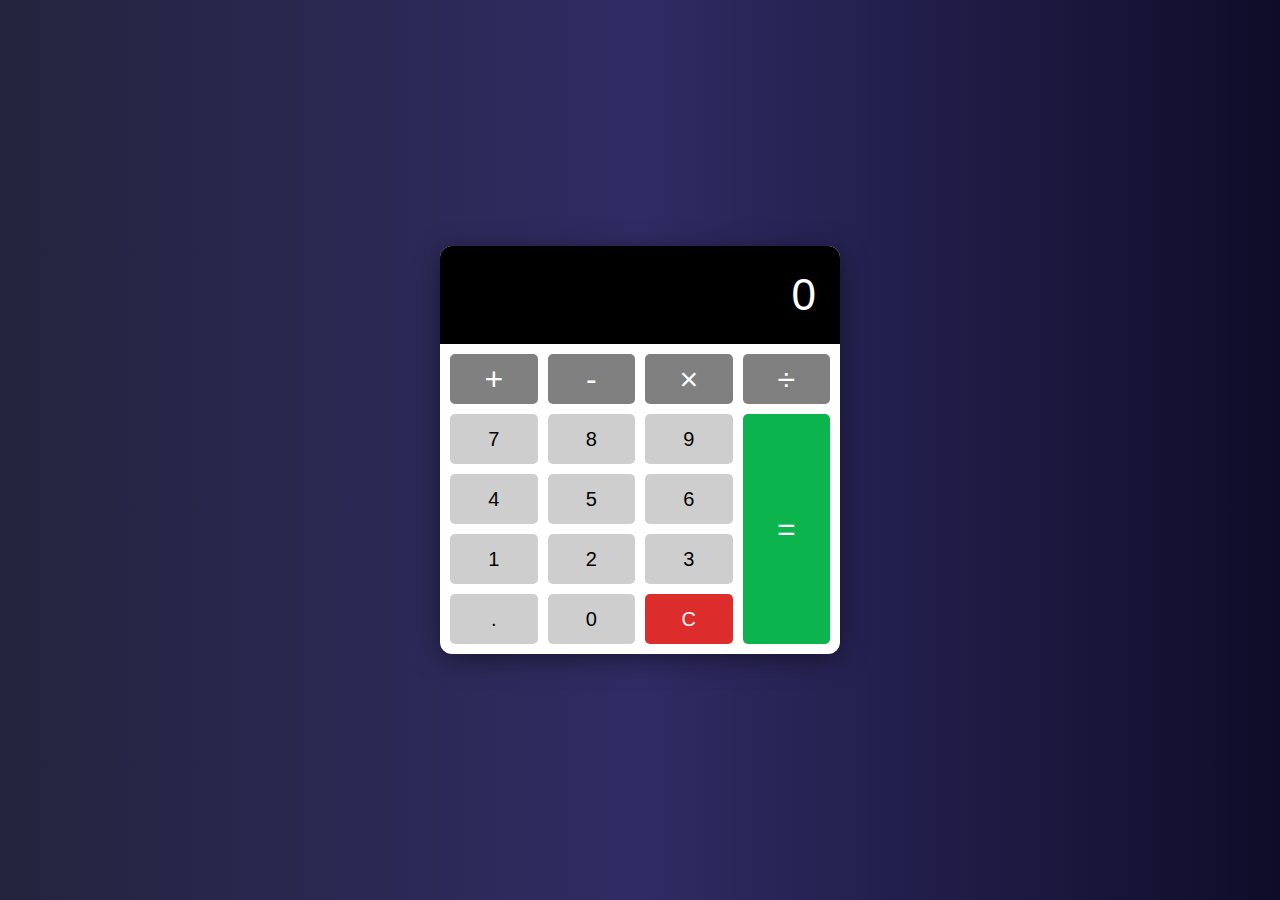
<file: resources/calculator/index.html>
<!DOCTYPE html>
<html lang="en">
<head>
    <meta charset="UTF-8">
    <meta name="viewport" content="width=device-width, initial-scale=1.0">
    <title>Calculator</title>
    <link rel="icon" type="image/png" href="R_logo_2.png">
    <link rel="stylesheet" href="style.css">
</head>
<body>
    <!-- The Calculator -->
    <main class="calculator">

        <!-- Display -->
        <section class="calculator-display">
            <header class="display-value">
                <h1>0</h1>
            </header>            
        </section>


        <!-- Buttons -->
        <section class="calculator-buttons">
            <button id="plus" class="operator" value="+">+</button>
            <button id="minus" class="operator" value="-">-</button>
            <button id="multiply" class="operator" value="*">×</button>
            <button id="divide" class="operator" value="/">÷</button>
            <button id="seven" value="7">7</button>
            <button id="eight" value="8">8</button>
            <button id="nine" value="9">9</button>
            <button id="four" value="4">4</button>
            <button id="five" value="5">5</button>
            <button id="six" value="6">6</button>
            <button id="one" value="1">1</button>
            <button id="two" value="2">2</button>
            <button id="three" value="3">3</button>
            <button class="decimal" value=".">.</button>
            <button id="zero" value="0">0</button>
            <button id="clear-btn" class="clear" >C</button>
            <button class="equal-sign operator" value="=">=</button>
        </section>
    </main>


    <!-- Script -->
    <script src="script.js"></script>
</body>
</html>
</file>
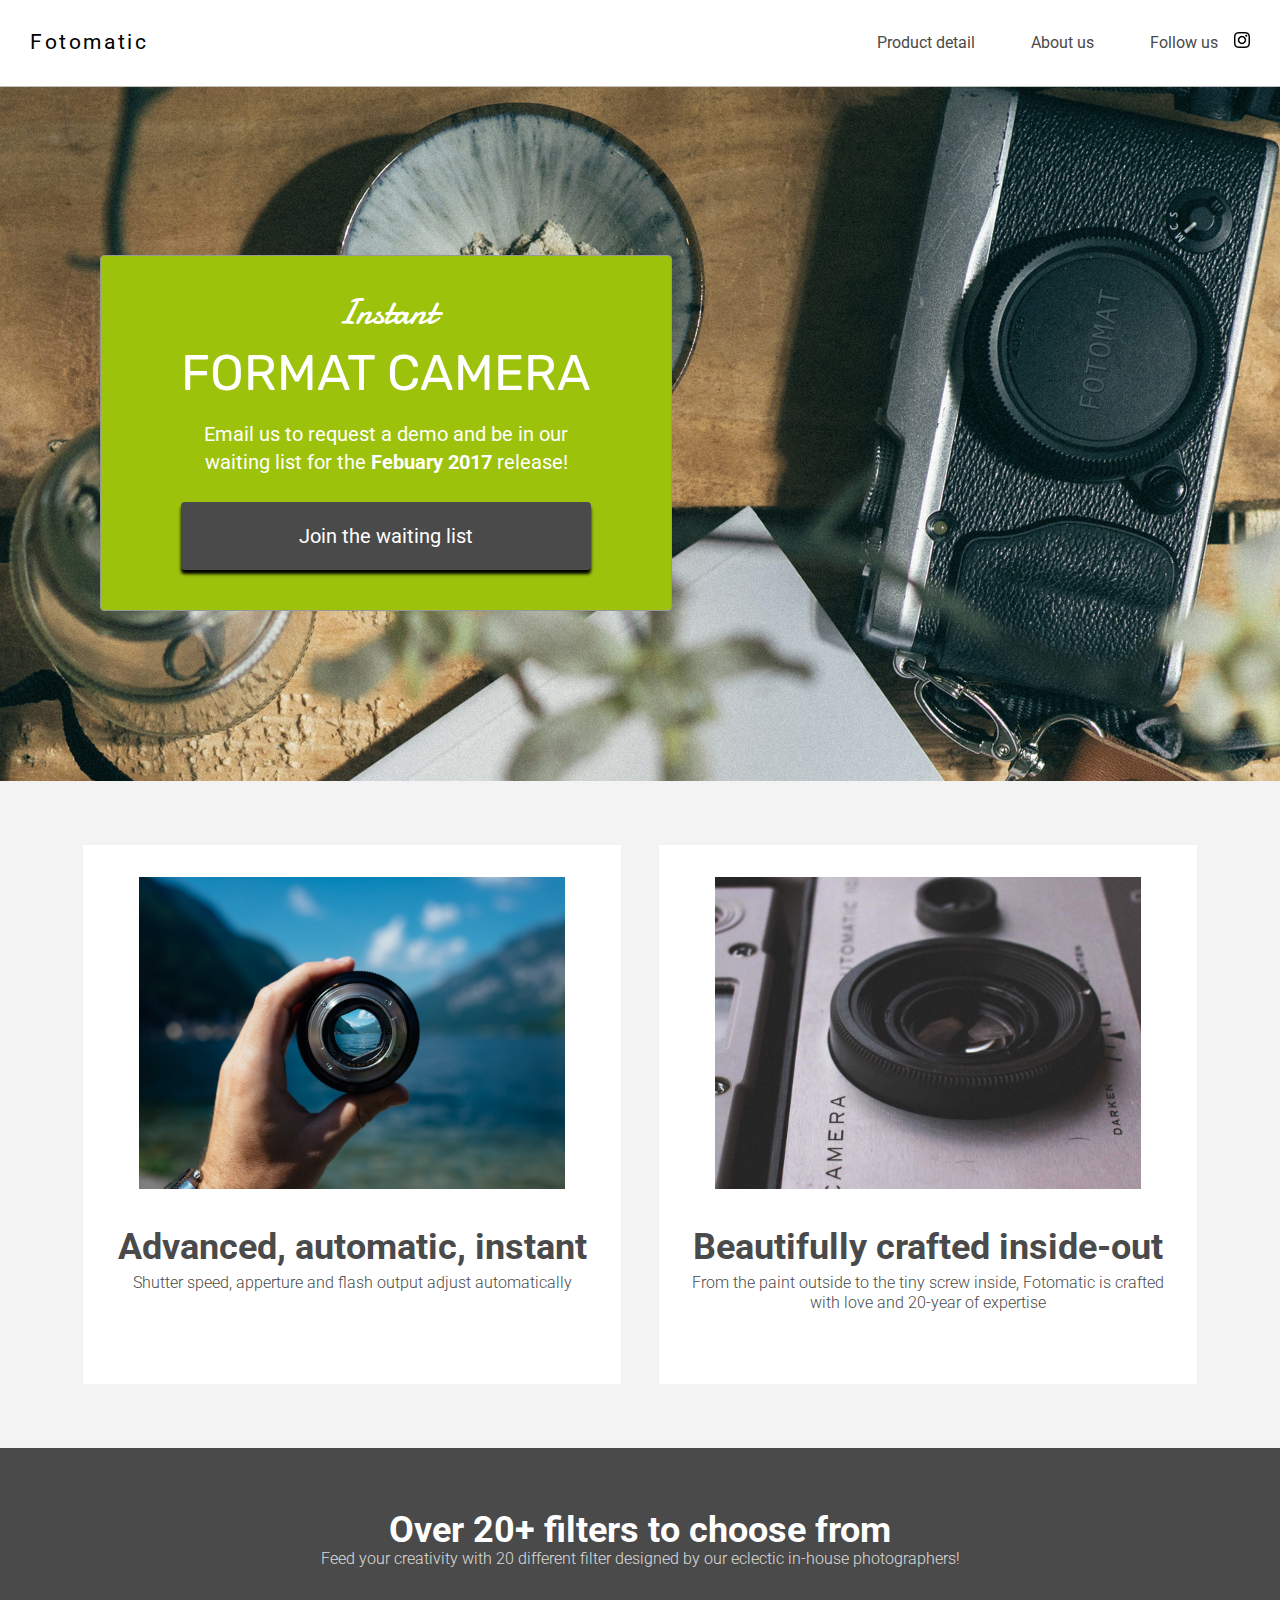
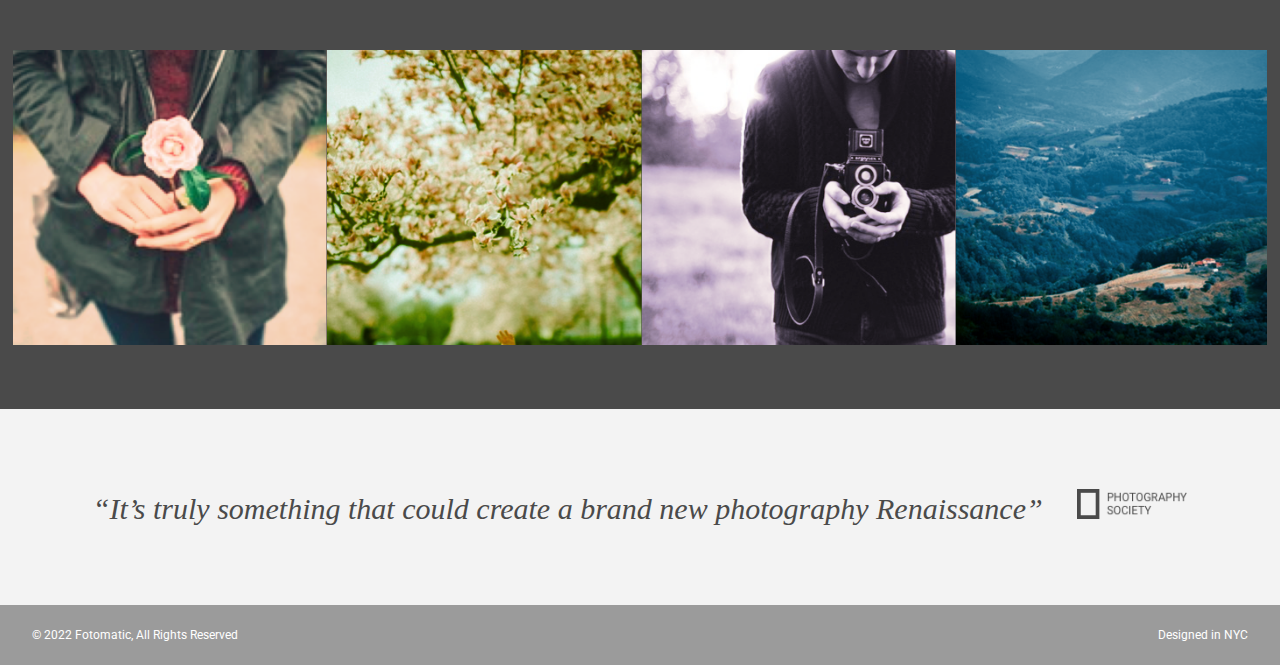
<file: resources/projects/fotomatic/index.html>
<!DOCTYPE html>
<html>
<head>
  <link href="https://fonts.googleapis.com/css?family=Damion" rel="stylesheet">
  <link href="https://fonts.googleapis.com/css?family=Rubik" rel="stylesheet">
  <link href="https://fonts.googleapis.com/css?family=Roboto:300,400,600,700" rel="stylesheet">
  <link rel="stylesheet" href="./resources/css/reset.css">
  <link rel="stylesheet" href="./resources/css/style.css">
  <meta name="viewport" content="width=device-width, initial-scale=1, minimum-scale=1" charset="UTF-8" >
  <title>Fotomatic products</title>
</head>
<body>
  <!-- Header -->
  <header>
    <div class="content">
      <a href="index.html" class="desktop logo">Fotomatic</a>
      <nav class="desktop">
        <ul>
          <li><a href="./pages/product-details.html">Product detail</a></li>
          <li><a href="./pages/about-us.html">About us</a></li>
          <li><a href="https://www.instagram.com/">Follow us <img class="icon" src="./resources/images/instagram.png"></a></li>
        </ul>
      </nav>
      <nav class="mobile">
        <ul>
          <li id="a"><a href="./index.html"><img src="./resources/images/ic-logo.svg"></a></li>
          <li id="b"><a href="./pages/product-details.html"><img src="./resources/images/ic-product-detail.svg"></a></li>
          <li id="c"><a href="./pages/about-us.html"><img src="./resources/images/ic-about-us.svg"></a></li>
          <li id="d"><a href="#" class="button">Join us</a></li>
        </ul>
      </nav>
    </div>
  </header>

  <!-- Main Content -->
  <div class="main-content">

    <!-- Sign Up Section -->
    <div id="sign-up-section" class="banner">
      <div id="sign-up-cta">
        <div class="content center">
          <div class="header">
            <h2 class="cursive">Instant</h2>
            <h1 class="striking">FORMAT CAMERA</h1>
          </div>
          <div class="email">
            <span>
              Email us to request a demo and be in our waiting list for the <strong>Febuary 2017</strong> release!
            </span>
            <div class="button">Join the waiting list</div>
          </div>
        </div>
      </div>
    </div>

    <!-- Features Section -->
    <div id="features-section">
      <div class="feature">
        <div class="center">
          <div class="image-container">
            <img src="./resources/images/feature-1.png" />
          </div>
          <div class="content">
            <h2>Advanced, automatic, instant</h2>
            <h3>Shutter speed, apperture and flash output adjust automatically</h3>
          </div>
        </div>
      </div>
      <div class="feature">
        <div class="center">
          <div class="image-container">
            <img src="./resources/images/feature-2.png" />
          </div>
          <div class="content">
            <h2>Beautifully crafted inside-out</h2>
            <h3>From the paint outside to the tiny screw inside, Fotomatic is crafted with love and 20-year of expertise</h3>
          </div>
        </div>
      </div>
    </div>


    <!-- Filters Section -->
    <div id="filters-section">
      <div class="content center">
        <h2>Over 20+ filters to choose from</h2>
        <h3>Feed your creativity with 20 different filter designed by our eclectic in-house photographers!</h3>
      </div>
      <div class="images-container">
        <div class="image-container">
          <img src="./resources/images/filter-1.png" />
        </div>
        <div class="image-container">
          <img src="./resources/images/filter-2.png" />
        </div>
        <div class="image-container">
          <img src="./resources/images/filter-3.png" />
        </div>
        <div class="image-container extra">
          <img src="./resources/images/filter-4.png" />
        </div>
      </div>
    </div>

    <div id="quotes-section">
      <div class="content center">
        <span class="quote left">“It’s truly something that could create a brand new photography Renaissance”</span>
        <img class="quote-citation" src="./resources/images/photography-logo.png" />
      </div>
    </div>

    <!-- Footer -->
    <footer>
      <div class="content">
        <span class="copyright">© 2022  Fotomatic, All Rights Reserved</span>
        <span class="location">Designed in NYC</span>
      </div>
    </footer>

  </div>
</body>
</html>
</file>
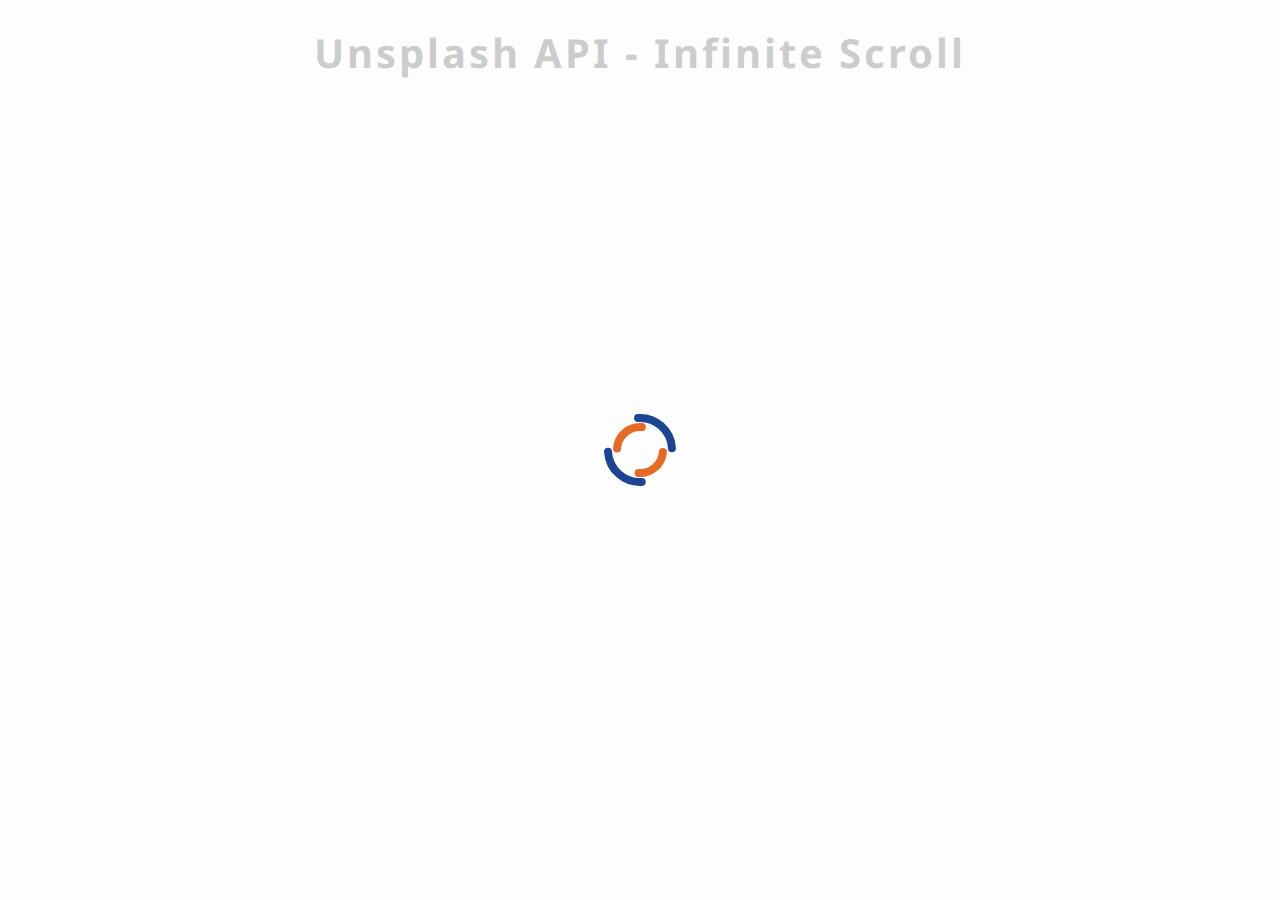
<file: resources/projects/InfiniteScroll/index.html>
<!DOCTYPE html>
<html lang="en">
    <head>
        <meta charset="UTF-8">
        <meta name="viewport" content="width=device-width, initial-scale=1.0">
        <title>Infinite Scroll</title>
        <link rel="icon" type="image/png" href="./resources/R_logo_2.png">
        <!-- <link rel="stylesheet" href="https://cdnjs.cloudflare.com/ajax/libs/font-awesome/6.1.1/css/all.min.css" integrity="sha512-KfkfwYDsLkIlwQp6LFnl8zNdLGxu9YAA1QvwINks4PhcElQSvqcyVLLD9aMhXd13uQjoXtEKNosOWaZqXgel0g==" crossorigin="anonymous" referrerpolicy="no-referrer" /> -->
        <link rel="preconnect" href="https://fonts.googleapis.com">
        <link rel="preconnect" href="https://fonts.gstatic.com" crossorigin>
        <link href="https://fonts.googleapis.com/css2?family=League+Spartan:wght@400;700&family=Noto+Sans+Mono:wght@400;700&family=Noto+Sans:wght@400;700&family=Noto+Serif:wght@400;700&display=swap" rel="stylesheet">
        <link rel="stylesheet" href="./resources/css/style.css">
        <script src="./resources/scripts/script.js" defer></script>
    </head>
    <body>
        <!-- Title -->
        <h1>Unsplash API - Infinite Scroll</h1>

        <!-- Loader -->
        <div class="loader" id="loader">
            <img src="./resources/Double Ring-1s-100px.svg" alt="Loading">
        </div>

        <!-- Image Container -->
        <div class="image-container" id="image-container"></div>

    </body>


</html>
</file>
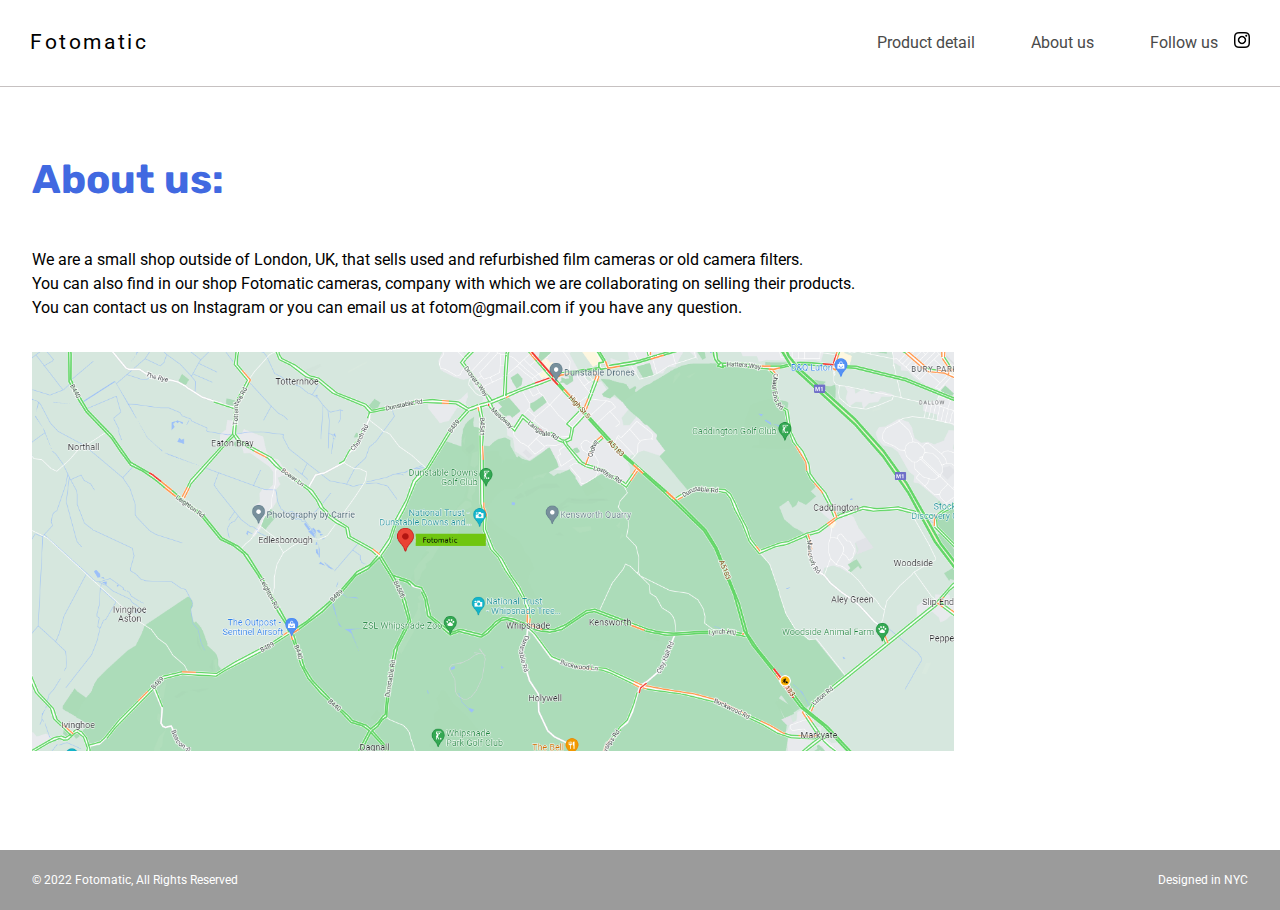
<file: resources/projects/fotomatic/pages/about-us.html>
<!DOCTYPE html>
<html lang="en">
    <head>
        <link href="https://fonts.googleapis.com/css?family=Damion" rel="stylesheet">
        <link href="https://fonts.googleapis.com/css?family=Rubik" rel="stylesheet">
        <link href="https://fonts.googleapis.com/css?family=Roboto:300,400,600,700" rel="stylesheet">
        <link rel="stylesheet" href="../resources/css/reset.css">
        <link rel="stylesheet" href="../resources/css/about-us.css">
        <meta charset="UTF-8">
        <meta http-equiv="X-UA-Compatible" content="IE=edge">
        <meta name="viewport" content="width=device-width, initial-scale=1, minimum-scale=1" charset="UTF-8" >
        <title>Product details</title>
    </head>
    <body>
        <!-- Header -->
        <header>
            <div class="content">
            <a href="../index.html" class="desktop logo">Fotomatic</a>
            <nav class="desktop">
                <ul>
                <li><a href="./product-details.html">Product detail</a></li>
                <li><a href="./about-us.html">About us</a></li>
                <li><a href="https://www.instagram.com/">Follow us <img class="icon" src="../resources/images/instagram.png"></a></li>
                </ul>
            </nav>
            <nav class="mobile">
                <ul>
                    <li id="a"><a href="../index.html"><img src="../resources/images/ic-logo.svg"></a></li>
                    <li id="b"><a href="./product-details.html"><img src="../resources/images/ic-product-detail.svg"></a></li>
                    <li id="c"><a href="./about-us.html"><img src="../resources/images/ic-about-us.svg"></a></li>
                    <li id="d"><a href="#" class="button">Join us</a></li>
                </ul>
            </nav>
            </div>
        </header>

        <!-- Main Content -->
        <div class="main-content">

            <!-- Banner -->
            <section class="banner">
                <article class="about-us-title">
                    <p>About us:</p>
                </article>
                <div class="info-about-company">
                    <p>We are a small shop outside of London, UK, that sells used and refurbished film cameras or old camera filters.</p>
                    <p>You can also find in our shop Fotomatic cameras, company with which we are collaborating on selling their products.</p>
                    <p>You can contact us on Instagram or you can email us at <span class="shop-email">fotom@gmail.com</span> if you have any question.</p>
                </div>
                <div class="location-img">
                    <img src="../resources/images/location.png" alt="The location of the shop">
                </div>
            </section>

            <!-- Footer -->
            <footer>
                <div class="content">
                    <span class="copyright">© 2022  Fotomatic, All Rights Reserved</span>
                    <span class="location">Designed in NYC</span>
                </div>
            </footer>
        </div>
    </body>
</html>
</file>
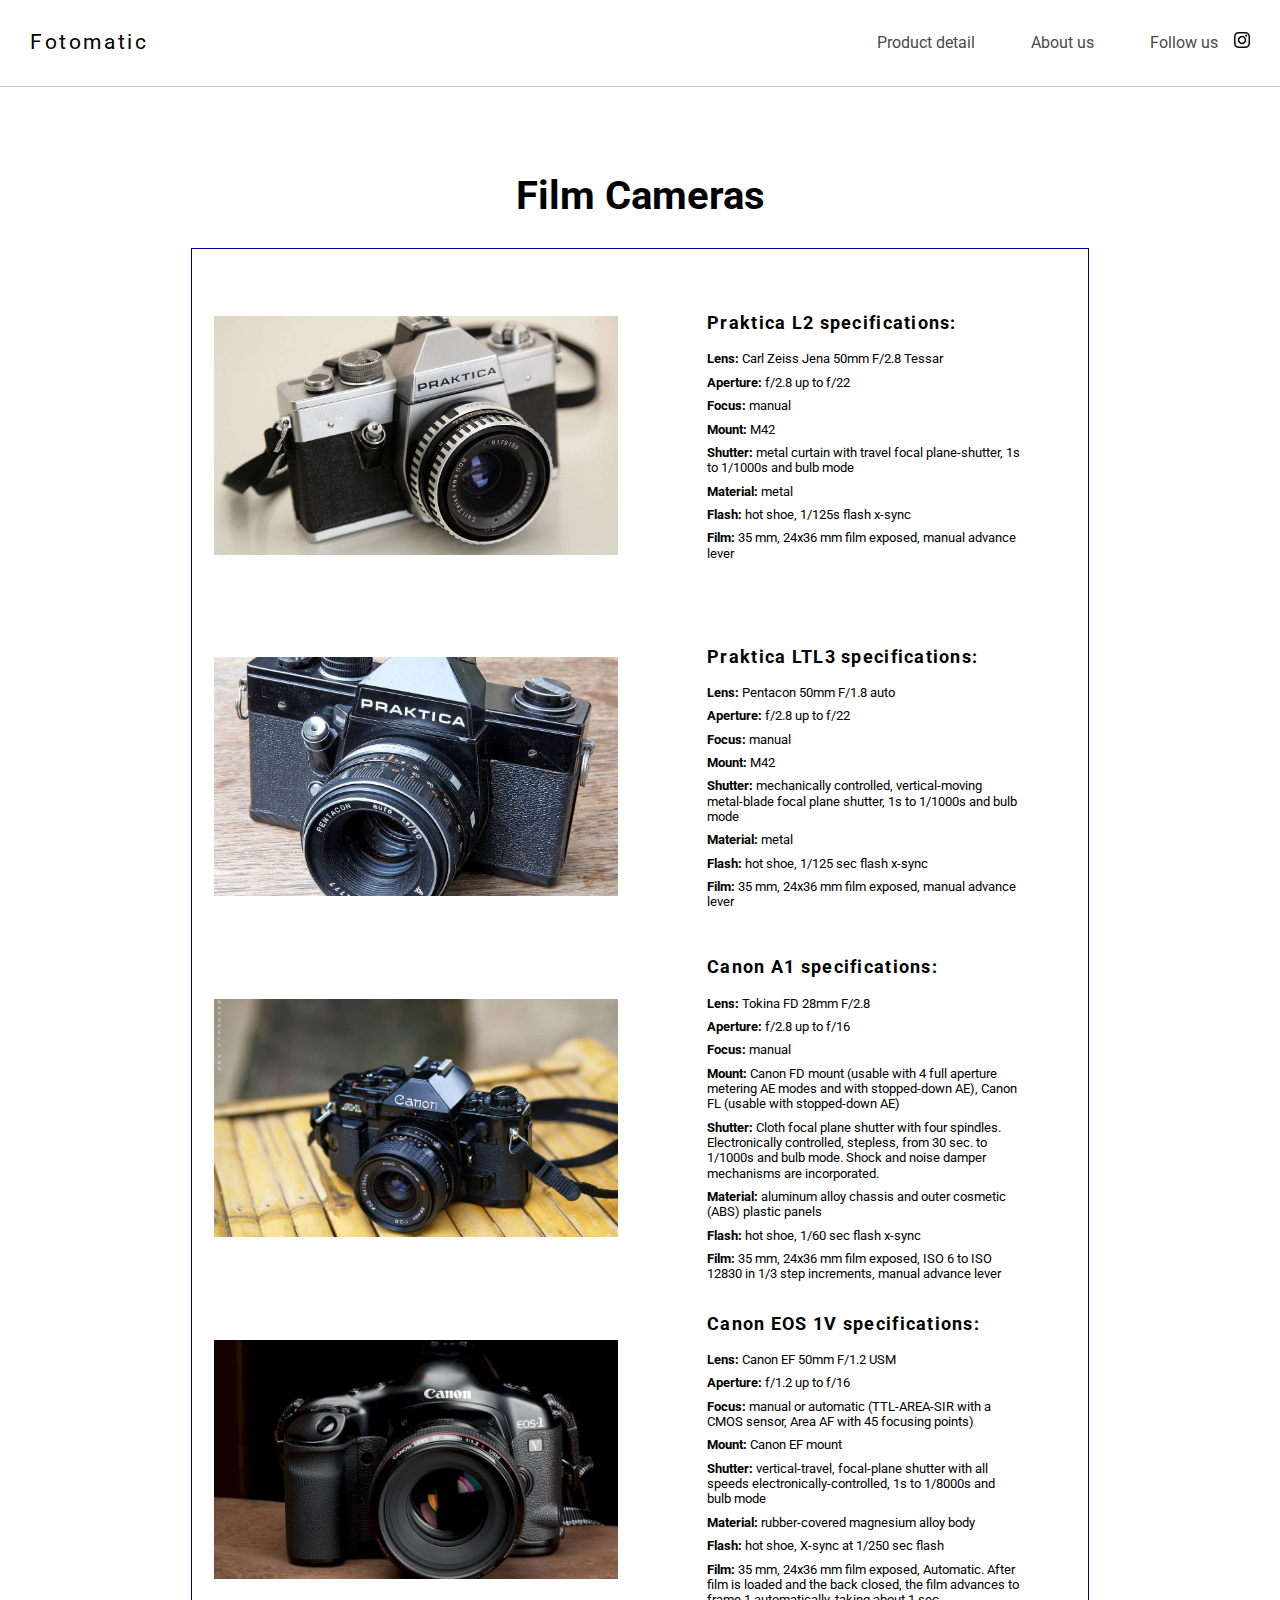
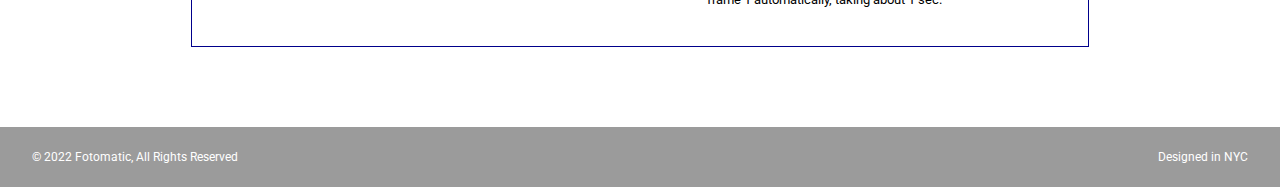
<file: resources/projects/fotomatic/pages/product-details.html>
<!DOCTYPE html>
<html lang="en">
    <head>
        <link href="https://fonts.googleapis.com/css?family=Damion" rel="stylesheet">
        <link href="https://fonts.googleapis.com/css?family=Rubik" rel="stylesheet">
        <link href="https://fonts.googleapis.com/css?family=Roboto:300,400,600,700" rel="stylesheet">
        <link rel="stylesheet" href="../resources/css/reset.css">
        <link rel="stylesheet" href="../resources/css/product-details.css">
        <meta charset="UTF-8">
        <meta http-equiv="X-UA-Compatible" content="IE=edge">
        <meta name="viewport" content="width=device-width, initial-scale=1, minimum-scale=1" charset="UTF-8" >
        <title>Product details</title>
    </head>
    <body>
    <!-- Header -->
        <header>
            <div class="content">
            <a href="../index.html" class="desktop logo">Fotomatic</a>
            <nav class="desktop">
                <ul>
                <li><a href="./product-details.html">Product detail</a></li>
                <li><a href="./about-us.html">About us</a></li>
                <li><a href="https://www.instagram.com/">Follow us <img class="icon" src="../resources/images/instagram.png"></a></li>
                </ul>
            </nav>
            <nav class="mobile">
                <ul>
                <li id="a"><a href="../index.html"><img src="../resources/images/ic-logo.svg"></a></li>
                <li id="b"><a href="./product-details.html"><img src="../resources/images/ic-product-detail.svg"></a></li>
                <li id="c"><a href="./about-us.html"><img src="../resources/images/ic-about-us.svg"></a></li>
                <li id="d"><a href="#" class="button">Join us</a></li>
                </ul>
            </nav>
            </div>
        </header>

        <!-- Main Content -->
        <div class="main-content">

            <!-- Banner -->
            <div class="description">
                <h2>Film Cameras</h2>
            </div>
            <section id="grid-container" class="grid-border">
                <div class="image-container">
                    <img src="../resources/images/camera1.jpg" alt="A Praktica L2 film camera">
                </div>            
                <div class="image-container">
                    <img src="../resources/images/camera2.jpg" alt="A Praktica LTL3 film camera">
                </div>
                <div class="image-container">
                    <img src="../resources/images/camera3.jpg" alt="A Canon A1 film camera">
                </div>
                <div class="image-container">
                    <img src="../resources/images/camera4.jpg" alt="A Canon EOS 1 film camera">
                </div>
                <div class="camera-details">
                    <span class="title">Praktica L2 specifications:</span>
                    <ul>
                        <li><p><strong>Lens: </strong>Carl Zeiss Jena 50mm F/2.8 Tessar</p></li>
                        <li><p><strong>Aperture: </strong> f/2.8 up to f/22</p></li>
                        <li><p><strong>Focus: </strong>manual</p></li>
                        <li><p><strong>Mount: </strong>M42</p></li>
                        <li><p><strong>Shutter: </strong>metal curtain with travel focal plane-shutter, 1s to 1/1000s and bulb mode</p></li>
                        <li><p><strong>Material: </strong>metal</p></li>
                        <li><p><strong>Flash: </strong>hot shoe, 1/125s flash x-sync</p></li>
                        <li><p><strong>Film: </strong>35 mm, 24x36 mm film exposed, manual advance lever</p></li>
                    </ul>
                </div>
                <div class="camera-details">
                    <span class="title">Praktica LTL3 specifications:</span>
                    <ul>
                        <li><p><strong>Lens: </strong>Pentacon 50mm F/1.8 auto</p></li>
                        <li><p><strong>Aperture: </strong> f/2.8 up to f/22</p></li>
                        <li><p><strong>Focus: </strong>manual</p></li>
                        <li><p><strong>Mount: </strong>M42</p></li>
                        <li><p><strong>Shutter: </strong>mechanically controlled, vertical-moving metal-blade focal plane shutter, 1s to 1/1000s and bulb mode</p></li>
                        <li><p><strong>Material: </strong>metal</p></li>
                        <li><p><strong>Flash: </strong>hot shoe, 1/125 sec flash x-sync</p></li>
                        <li><p><strong>Film: </strong>35 mm, 24x36 mm film exposed, manual advance lever</p></li>
                    </ul>
                </div>
                <div class="camera-details">
                    <span class="title">Canon A1 specifications:</span>
                    <ul>
                        <li><p><strong>Lens: </strong>Tokina FD 28mm F/2.8</p></li>
                        <li><p><strong>Aperture: </strong> f/2.8 up to f/16</p></li>
                        <li><p><strong>Focus: </strong>manual</p></li>
                        <li><p><strong>Mount: </strong>Canon FD mount (usable with 4 full aperture metering AE modes and with stopped-down AE), Canon FL (usable with stopped-down AE)</p></li>
                        <li><p><strong>Shutter: </strong>Cloth focal plane shutter with four spindles. Electronically controlled, stepless, from 30 sec. to 1/1000s and bulb mode. Shock and noise damper mechanisms are incorporated.</p></li>
                        <li><p><strong>Material: </strong>aluminum alloy chassis and outer cosmetic (ABS) plastic panels</p></li>
                        <li><p><strong>Flash: </strong>hot shoe, 1/60 sec flash x-sync</p></li>
                        <li><p><strong>Film: </strong>35 mm, 24x36 mm film exposed, ISO 6 to ISO 12830 in 1/3 step increments, manual advance lever</p></li>
                    </ul>
                </div>
                <div class="camera-details">
                    <span class="title">Canon EOS 1V specifications:</span>
                    <ul>
                        <li><p><strong>Lens: </strong>Canon EF 50mm F/1.2 USM</p></li>
                        <li><p><strong>Aperture: </strong> f/1.2 up to f/16</p></li>
                        <li><p><strong>Focus: </strong>manual or automatic (TTL-AREA-SIR with a CMOS sensor, Area AF with 45 focusing points)</p></li>
                        <li><p><strong>Mount: </strong>Canon EF mount</p></li>
                        <li><p><strong>Shutter: </strong>vertical-travel, focal-plane shutter with all speeds electronically-controlled, 1s to 1/8000s and bulb mode</p></li>
                        <li><p><strong>Material: </strong>rubber-covered magnesium alloy body</p></li>
                        <li><p><strong>Flash: </strong>hot shoe, X-sync at 1/250 sec flash</p></li>
                        <li><p><strong>Film: </strong>35 mm, 24x36 mm film exposed, Automatic. After film is loaded and the back closed, the film advances to frame 1 automatically, taking about 1 sec.</p></li>
                    </ul>
                </div>
            </section>

            <!-- Footer -->
            <footer>
                <div class="content">
                    <span class="copyright">© 2022  Fotomatic, All Rights Reserved</span>
                    <span class="location">Designed in NYC</span>
                </div>
            </footer>
        </div>
    </body>
</html>
</file>
<file: resources/calculator/style.css>
html {
  font-size: 16px;
  box-sizing: border-box;
}

body {
  margin: 0;
  min-height: 100vh;
  display: flex;
  justify-content: center;
  align-items: center;
  background: #0f0c29;  /* fallback for old browsers */
  background: -webkit-linear-gradient(to right, #24243e, #302b63, #0f0c29);  /* Chrome 10-25, Safari 5.1-6 */
  background: linear-gradient(to right, #24243e, #302b63, #0f0c29); /* W3C, IE 10+/ Edge, Firefox 16+, Chrome 26+, Opera 12+, Safari 7+ */
}

.calculator {
  background-color: white;
  width: 400px;
  border-radius: 12px;
  box-shadow: 0 5px 30px -5px rgba(0, 0, 0, 0.6);
}


/* Display */
.calculator-display {
  background-color: black;
  color: white;
  margin: 0;
  display: flex;
  align-items: center;
  justify-content: flex-end;
  border-radius: 12px 12px 0 0;
}

.calculator-display .display-value {
  overflow-x: auto;
}

.calculator-display .display-value h1 {
  font-size: 2.75rem;
  margin: 0;
  padding: 1.5rem;
  font-family: 'Lucida Console', sans-serif;
  font-weight: 100;
}


/* Custom Scrollbar */
::-webkit-scrollbar {
  width: 7px;
}

::-webkit-scrollbar-track {
  background: #f1f1f1;
}

::-webkit-scrollbar-thumb {
  background: hsl(203, 80%, 65%);
}

::-webkit-scrollbar-thumb:hover {
  background: hsl(203, 80%, 35%);
}


/* Buttons */
.calculator-buttons {
  display: grid;
  gap: 10px;
  padding: 10px;
  grid-template-columns: repeat(4, 1fr);
  grid-template-rows: repeat(5, 1fr);
  grid-template-areas: 
  "plus minus multiply divide"
  "seven eight nine equal"
  "four five six equal"
  "one two three equal"
  "point zero clear equal";
}

button {
  min-height: 50px;
  font-size: 1.25rem;
  font-weight: 100;
  border: none;
  border-radius: 5px;
  cursor: pointer;
  background-color: #cecece;
}

button:hover {
  filter: brightness(110%);
}

button:active {
  transform: translateY(1px);
}

button:focus {
  outline: none;
}

.operator {
  background-color: gray;
  color: white;
  font-size: 2rem;
}

.clear {
  grid-area: clear;
  background-color: rgb(221, 44, 44);
  color: white;
}

.equal-sign {
  grid-area: equal;
  background-color: rgb(11, 180, 76);
}

.decimal {
  grid-area: point;
}

#plus {
  grid-area: plus;
}

#minus {
  grid-area: minus;
}

#multiply {
  grid-area: multiply;
}

#divide {
  grid-area: divide;
}

#seven {
  grid-area: seven;
}

#eight {
  grid-area: eight;
}

#nine {
  grid-area: nine;
}

#four {
  grid-area: four;
}

#five {
  grid-area: five;
}

#six {
  grid-area: six;
}

#one {
  grid-area: one;
}

#two {
  grid-area: two;
}

#three {
  grid-area: three;
}

#zero {
  grid-area: zero;
}


/* Media querry: Large Smartphone (Vertical) */
@media only screen and (max-width: 600px), (orientation: portrait) {
  .calculator {
    width: 95%;
  }
}
</file>
<file: resources/projects/fotomatic/resources/css/style.css>
/* Universal Styles */

html {
  font-family: "Roboto", sans-serif;
  font-size: 16px;
}

.main-content {
  position: relative;
  top: 5.3125rem; /* To offset for fixed header. */
}

.center {
  text-align: center;
}

.button {
  border-radius: 4px;
  background-color: #4a4a4a;
  color: white;
}

.image-container {
  overflow: hidden;
}

.image-container img {
  display: block;
}

@media only screen and (max-width: 760px) {
  .main-content {
    top: 2.5625rem;
  }
}

/* Header */

header {
  position: fixed;
  width: 100%;
  border-bottom: solid 1px #c6c1c1;
  background-color: white;
  z-index: 1;
}

header .content {
  display: flex;
  align-items: center;
  padding: 1.875rem;
}

header .logo {
  flex: 1;
  font-size: 1.3rem;
  letter-spacing: 0.125em;
}

header nav ul {
  display: flex;
}

nav li {
  padding-left: 3.5rem;
}

nav a {
  vertical-align: bottom;
  line-height: 1.6;
  font-size: 1rem;
  color: #4a4a4a;
}

/* nav a:visited {
  color: #466995;
} */

nav a:hover{
  text-decoration: underline;
}

nav a:active {
  color: #ED22AA;
}

header .icon {
  width: 1rem;
  padding-left: 0.75rem;
}

header .mobile {
  display: none;
}

@media only screen and (max-width: 760px) {
  header .mobile {
    display: block;
  }

  header .mobile #a, #b, #c {
    display: none;
  }

  header .mobile .button {
    padding: 0.375rem 0.5rem;
    background-color: #9dc20b;
    line-height: 1.6;
    color: white;
  }
}

@media only screen and (max-width: 450px) {
  header .desktop {
    display: none;
  }

  header .mobile {
    display: block;
    width: 100%;
    margin: 0 1.25rem;
  }

  header .content {
    padding: 0.71rem 0;
  }

  header .mobile ul {
    display: flex;
    justify-content: space-between;
    align-items: center;
    width: 100%;
  }

  header .mobile #a, #b, #c {
    display: block;
  }

  header .mobile li {
    padding: 0;
  }

  header .mobile li img {
    vertical-align: middle;
  }

  header .mobile .button {
    padding: 0.375rem 0.5rem;
    background-color: #9dc20b;
    line-height: 1.6;
    color: white;
  }
}

/* Sign Up Section */

#sign-up-section {
  display: flex;
  justify-content: flex-start;
  align-items: flex-start;
  height: 43.5rem;
  background-image: url(../images/banner-landingpage.jpg);
  background-repeat: no-repeat;
  background-position: center;
  background-size: cover;
}

#sign-up-cta {
  position: relative;
  top: 10.625rem;
  left: 6.25rem;
  padding: 0 5rem 2.5rem 5rem;
  border: solid 1px #979797;
  border-radius: 4px;
  background-color: #9dc20b;
}

#sign-up-cta .content {
  width: 25.625rem;
  margin-top: 2rem;
  font-family: "Roboto", sans-serif;
  font-size: 1.25rem;
  line-height: 1.4;
  color: white;
}

#sign-up-cta h1 {
  font-size: 3.125rem;
}

#sign-up-cta h2 {
  font-size: 2.25rem;
}

#sign-up-cta span strong {
  font-weight: bold;
}

#sign-up-cta .cursive {
  font-family: "Damion", cursive;
}

#sign-up-cta .striking {
  font-family: "Rubik", sans-serif;
  padding-bottom: .75rem;
}

#sign-up-cta .button {
  margin-top: 1.625rem;
  padding: 1.25rem 7.25rem;
  box-shadow: 0px 0.25rem 0.2rem black;
}

#sign-up-cta .button:hover {
  cursor: pointer;
  background-color: #6a6a6a;
}

#sign-up-cta .button:active {
  margin-top: 2rem;
  color: black;
  box-shadow: 0px 0px;
}

@media only screen and (max-width: 760px) {
  #sign-up-section {
    align-items: center;
    justify-content: center;
    height: 28rem;
  }

  #sign-up-cta {
    position: static;
    width: auto;
    height: auto;
    background-color: transparent;
    border: none;
  }

  #sign-up-cta .content {
    margin-top: 0;
  }

  #sign-up-cta .email {
    display: none;
  }

  #sign-up-cta h1 {
    font-size: 3.125rem;
  }

  #sign-up-cta h2 {
    font-size: 2.25rem;
  }
}

@media only screen and (max-width: 450px) {
  #sign-up-section {
    height: 20rem;
  }

  #sign-up-cta h1 {
    font-size: 2.25rem;
  }

  #sign-up-cta h2 {
    font-size: 2rem;
  }
}

/* Features Section */

#features-section {
  display: flex;
  justify-content: space-between;
  padding: 4rem 5%;
  background-color: #f3f3f3;
}

.feature {
  flex: 1;
  width: auto;
  padding: 2rem;
  margin: 0px 1.1875rem;
  background-color: white;
}

.feature:hover {
  box-shadow: 1rem 0.8rem 0.25rem gray;
}

.feature .image-container {
  max-width: 90%;
  height: 65%;
  margin: 0 auto;
}

.image-container img {
  max-width: 100%;
  height: auto;
}

.feature .content {
  padding: 2.5rem 0;
}

.feature h2 {
  padding-bottom: .5rem;
  font-size: 2.25rem;
  font-weight: bold;
  color: #4a4a4a;
}

.feature h3 {
  font-size: 1rem;
  line-height: 1.2;
  font-weight: 300;
  color: #4a4a4a;
}


@media only screen and (max-width: 760px) {
  #features-section {
    padding: 2% 0.5%;
  }

  .feature {
    margin: 0 1%;
    padding: 1.25rem 1rem;
  }

  .feature .image-container {
    max-width: 90%;
    height: 65%;
    /* overflow: hidden; */
  }

  .image-container img {
    width: 100%;
    height: auto;
    /* object-fit: cover; */
  }

  #features-section .center {
    text-align: left;
  }
}

@media only screen and (max-width: 450px) {
  #features-section {
    flex-flow: column;
    padding: 0;
  }

  .feature {
    margin: 0;
    padding: 1.25rem 1rem 0 1rem;
  }

  .feature h2 {
    font-size: 1.125rem;
    line-height: 1.3;
    font-weight: normal;
  }

  .feature h3 {
    font-size: .875rem;
    line-height: 1.4;
  }

  #features-section .center {
    text-align: center;
  }

  #features-section .content {
    width: 75%;
    margin: 0 auto;
  }
}

/* Filters Section */

#filters-section {
  padding: 4rem 0;
  background-color: #4a4a4a;
}

#filters-section .content {
  padding: 0 0.625rem;
  margin-bottom: 5rem;
}

#filters-section .content h2 {
  font-size: 2.25rem;
  font-weight: bold;
  color: white;
  opacity: 100%;
}

#filters-section .content h3 {
  font-size: 1rem;
  line-height: 1.4;
  font-weight: 300;
  color: white;
  opacity: 80%;
}

#filters-section .images-container {
  display: flex;
  max-width: 100%;
  padding: 0 1%;
}

#filters-section .center {
  text-align: center;
}

@media only screen and (max-width: 450px) {
  #filters-section {
    padding: 1.5rem 0 0 0;
  }

  #filters-section .content {
    margin-bottom: 1rem;
  }

  #filters-section .content h2 {
    padding-bottom: .625rem;
    font-size: 1.125rem;
    line-height: 1.3;
    font-weight: normal;
  }

  #filters-section .content h3 {
    font-size: .875rem;
    line-height: 1.4;
  }

  #filters-section .images-container {
    padding: 0;
  }

  #filters-section .extra {
    display: none;
  }

  #filters-section .center {
    text-align: center;
  }
}

/* Quotes Section */

#quotes-section {
  background-color: #f3f3f3;
}

#quotes-section .content {
  padding: 5rem 0;
}

#quotes-section .quote {
  padding-right: 1.875rem;
  font-family: "Palatino", serif;
  font-size: 1.875rem;
  line-height: 1.1;
  font-style: italic;
  color: #4a4a4a;
}

#quotes-section .quote-citation {
  height: 1.875rem;
}

@media only screen and (max-width: 760px) {
  #quotes-section .content {
    padding: 5rem 2rem;
  }

  #quotes-section .quote {
    display: inline-block;
    width: 70%;
  }

  #quotes-section .quote-citation {
    display: inline-block;
    vertical-align: top;
  }

  .center {
    text-align: left;
  }

}

@media only screen and (max-width: 450px) {
  #quotes-section .content {
    padding: 1.875rem .625rem;
  }

  #quotes-section .quote {
    font-size: 1.5rem;
    line-height: 1.4;
  }

  #quotes-section .quote-citation {
    display: block;
    padding-top: 1rem;
    margin: auto;
  }

  .center {
    text-align: center;
  }
}

/* Footer */

footer {
  background-color: #9b9b9b;
  padding: 1.5rem 2rem;
}

footer .content {
  color: white;
  display: flex;
  font-size: 0.75rem;
}

footer .copyright {
  flex-grow: 1;
}

@media only screen and (max-width: 450px) {
  footer .content {
    font-size: 0.625rem;
  }
}
</file>
<file: resources/projects/InfiniteScroll/resources/css/style.css>
/* Got the animation from https://loading.io/asset/593101 */

html {
    box-sizing: border-box;
}

body {
    margin: 0;
    font-family: 'Noto Sans', sans-serif;
    background-color: whitesmoke;
}

h1 {
    text-align: center;
    margin-top: 25px;
    margin-bottom: 20px;
    font-size: 40px;
    letter-spacing: 3px;
}


/* Loader */

.loader {
    position: fixed;
    top: 0;
    bottom: 0;
    left: 0;
    right: 0;
    background-color: rgba(255, 255, 255, 0.8);
}

.loader img {
    position: fixed;
    top: 50%;
    left: 50%;
    transform: translate(-50%, -50%);
}


/* Image Container */

.image-container {
    margin: 10px 25%;
}

.image-container img {
    max-width: 100%;
    margin-top: 6px;
}


/* Media Query: Large Smartphone */

@media only screen and (max-width: 600px) {
    h1 {
        font-size: 20px;
    }

    .image-container {
        margin: 10px;
    }
}
</file>
<file: resources/projects/fotomatic/resources/css/about-us.css>
/* Universal Styles */

html {
    font-family: "Roboto", sans-serif;
    font-size: 16px;
  }
    
  .main-content {
    position: relative;
    /*top: 5.3125rem; /*To offset for fixed header.*/
    padding-top: 3rem;
    top: 6rem;
  }
  
  .center {
    text-align: center;
  }
  
  .button {
    border-radius: 4px;
    background-color: #4a4a4a;
    color: white;
  }
  
  /* .image-container {
    overflow: hidden;
  } */
  
  .image-container img {
    display: block;
  } 
    
  @media only screen and (max-width: 760px) {
    .main-content {
      top: 2.5625rem;
    }
  }
  
    /* Header */
  
  header {
    position: fixed;
    width: 100%;
    border-bottom: solid 1px #c6c1c1;
    background-color: white;
    z-index: 1;
  }
  
  header .content {
    display: flex;
    align-items: center;
    padding: 1.875rem;
  }
  
  header .logo {
    flex: 1;
    font-size: 1.3rem;
    letter-spacing: 0.125em;
  }
  
  header nav ul {
    display: flex;
  }
  
  nav li {
    padding-left: 3.5rem;
  }
  
  nav a {
    vertical-align: bottom;
    line-height: 1.6;
    font-size: 1rem;
    color: #4a4a4a;
  }
    
  /* nav a:visited {
    color: #466995;
  } */
  
  nav a:hover{
    text-decoration: underline;
  }
  
  nav a:active {
    color: #ED22AA;
  }
  
  header .icon {
    width: 1rem;
    padding-left: 0.75rem;
  }
  
  header .mobile {
    display: none;
  }
    
  @media only screen and (max-width: 760px) {
    header .mobile {
      display: block;
    }
  
    header .mobile #a, #b, #c {
      display: none;
    }
  
    header .mobile .button {
      padding: 0.375rem 0.5rem;
      background-color: #9dc20b;
      line-height: 1.6;
      color: white;
    }
  }
    
  @media only screen and (max-width: 450px) {
    header .desktop {
      display: none;
    }
    
    header .mobile {
      display: block;
      width: 100%;
      margin: 0 1.25rem;
    }
    
    header .content {
      padding: 0.71rem 0;
    }
    
    header .mobile ul {
      display: flex;
      justify-content: space-between;
      align-items: center;
      width: 100%;
    }
    
    header .mobile #a, #b, #c {
      display: block;
    }
    
    header .mobile li {
      padding: 0;
    }
    
    header .mobile li img {
      vertical-align: middle;
    }
    
    header .mobile .button {
      padding: 0.375rem 0.5rem;
      background-color: #9dc20b;
      line-height: 1.6;
      color: white;
    }
  }


  /* Banner */

.banner {
    width: 80%;
    padding: 1rem 2rem;
}

.banner .about-us-title {
    font-family: "Rubik", sans-serif;
    font-size: 2.5rem;
    font-weight: bold;
    color: royalblue;
    margin-bottom: 3rem;
}

.banner .info-about-company {
    margin-bottom: 2rem;
    /* text-align: center; */
    line-height: 1.5;
}

.banner .location-img {
    width: 90%;
    height: 60%;
}

.banner .location-img img {
    width: 100%;
    height: 100%;
    object-fit: cover;
}


/* Footer */

footer {
    background-color: #9b9b9b;
    padding: 1.5rem 2rem;
    margin-top: 5rem;
  }
  
  footer .content {
    color: white;
    display: flex;
    font-size: 0.75rem;
  }
  
  footer .copyright {
    flex-grow: 1;
  }
  
  @media only screen and (max-width: 450px) {
    footer .content {
      font-size: 0.625rem;
    }
  }
</file>
<file: resources/projects/fotomatic/resources/css/product-details.css>
/* Universal Styles */

html {
  font-family: "Roboto", sans-serif;
  font-size: 16px;
}
  
.main-content {
  position: relative;
  /*top: 5.3125rem; /*To offset for fixed header.*/
  padding-top: 3rem;
  top: 6rem;
}

.center {
  text-align: center;
}

.button {
  border-radius: 4px;
  background-color: #4a4a4a;
  color: white;
}

/* .image-container {
  overflow: hidden;
} */

.image-container img {
  display: block;
} 
  
@media only screen and (max-width: 760px) {
  .main-content {
    top: 2.5625rem;
  }
}

  /* Header */

header {
  position: fixed;
  width: 100%;
  border-bottom: solid 1px #c6c1c1;
  background-color: white;
  z-index: 1;
}

header .content {
  display: flex;
  align-items: center;
  padding: 1.875rem;
}

header .logo {
  flex: 1;
  font-size: 1.3rem;
  letter-spacing: 0.125em;
}

header nav ul {
  display: flex;
}

nav li {
  padding-left: 3.5rem;
}

nav a {
  vertical-align: bottom;
  line-height: 1.6;
  font-size: 1rem;
  color: #4a4a4a;
}
  
/* nav a:visited {
  color: #466995;
} */

nav a:hover{
  text-decoration: underline;
}

nav a:active {
  color: #ED22AA;
}

header .icon {
  width: 1rem;
  padding-left: 0.75rem;
}

header .mobile {
  display: none;
}
  
@media only screen and (max-width: 760px) {
  header .mobile {
    display: block;
  }

  header .mobile #a, #b, #c {
    display: none;
  }

  header .mobile .button {
    padding: 0.375rem 0.5rem;
    background-color: #9dc20b;
    line-height: 1.6;
    color: white;
  }
}
  
@media only screen and (max-width: 450px) {
  header .desktop {
    display: none;
  }
  
  header .mobile {
    display: block;
    width: 100%;
    margin: 0 1.25rem;
  }
  
  header .content {
    padding: 0.71rem 0;
  }
  
  header .mobile ul {
    display: flex;
    justify-content: space-between;
    align-items: center;
    width: 100%;
  }
  
  header .mobile #a, #b, #c {
    display: block;
  }
  
  header .mobile li {
    padding: 0;
  }
  
  header .mobile li img {
    vertical-align: middle;
  }
  
  header .mobile .button {
    padding: 0.375rem 0.5rem;
    background-color: #9dc20b;
    line-height: 1.6;
    color: white;
  }
}

    /* Banner */

#grid-container {
  display: grid;
  width: 70%;
  margin: 0 auto;
  padding: 1rem 0;
  grid-template: repeat(4, 1fr) / repeat(2, 1fr);
  grid-gap: 1.25rem / 0.8rem;
  grid-auto-rows: 1fr;
  grid-auto-columns: 1fr;
  grid-auto-flow: column;
  justify-items: center;
  align-items: center;
  justify-content: space-between;
  align-content: center;
}

.grid-border {
  border: 0.1rem solid darkblue;
}

#grid-container .image-container {
  width: 90%;
  height: 70%;
  margin: 0 auto;
  /* padding: 0.5rem; */
}

#grid-container .image-container img {
  width: 100%;
  height: 100%;
  object-fit: cover;
  /* object-position: center; */
}

.camera-details {
  font-size: 0.8rem;
  max-width: 70%;
  /* height: 80%; */
  margin: 0 auto;
}

.camera-details .title {
  line-height: 1.4;
  font-size: 1.125rem;
  font-weight: bold;
  letter-spacing: 0.08rem;
}

.camera-details ul {
  margin-top: 1rem;
  line-height: 1.2;
}

.camera-details ul li {
  margin-top: 0.5rem;;
}

.camera-details strong {
  font-weight: bold;
}

.description {
  font-size: 2.5rem;
  font-weight: bold;
  margin: 2rem 0;
  text-align: center;
}

@media only screen and (max-width: 450px) {
  #grid-container {
    width: 95%;
  }

  #grid-container .image-container {
    height: 40%;
  }
}

/* Footer */

footer {
  background-color: #9b9b9b;
  padding: 1.5rem 2rem;
  margin-top: 5rem;
}

footer .content {
  color: white;
  display: flex;
  font-size: 0.75rem;
}

footer .copyright {
  flex-grow: 1;
}

@media only screen and (max-width: 450px) {
  footer .content {
    font-size: 0.625rem;
  }
}
</file>
